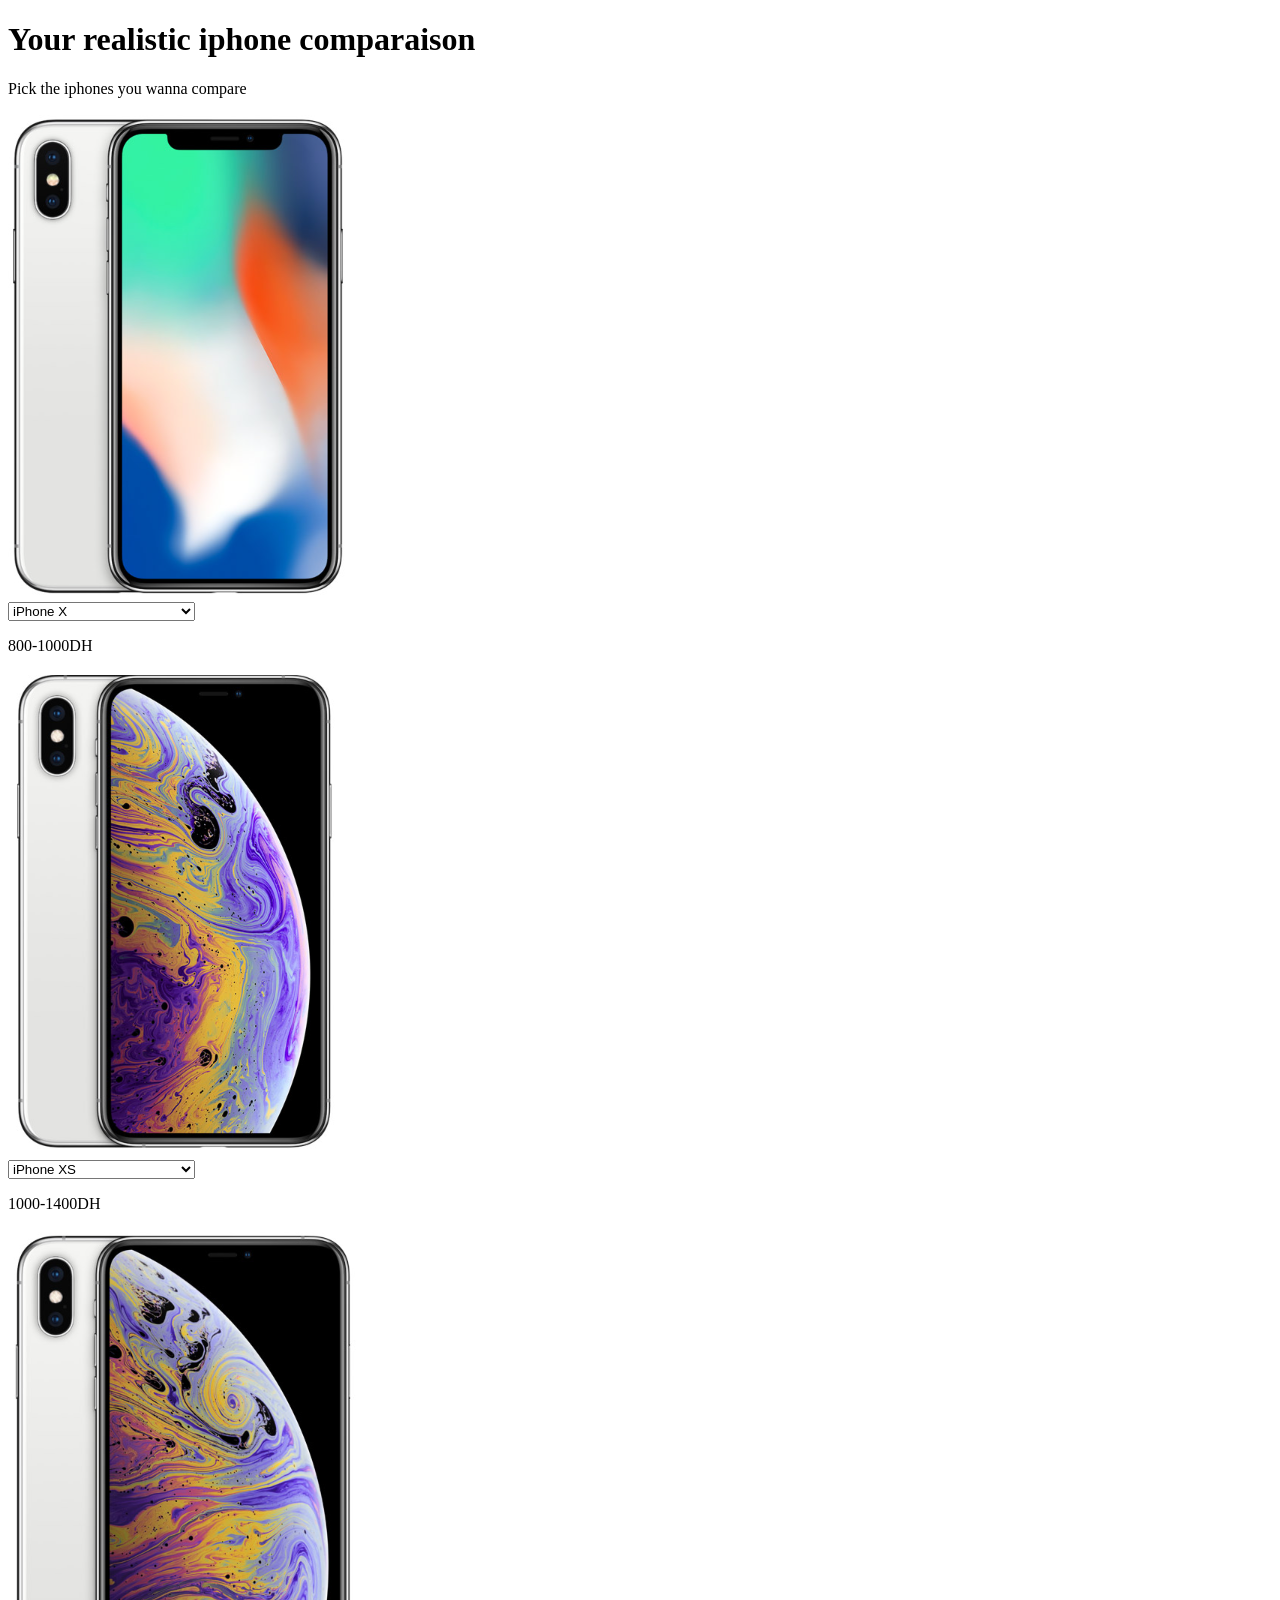
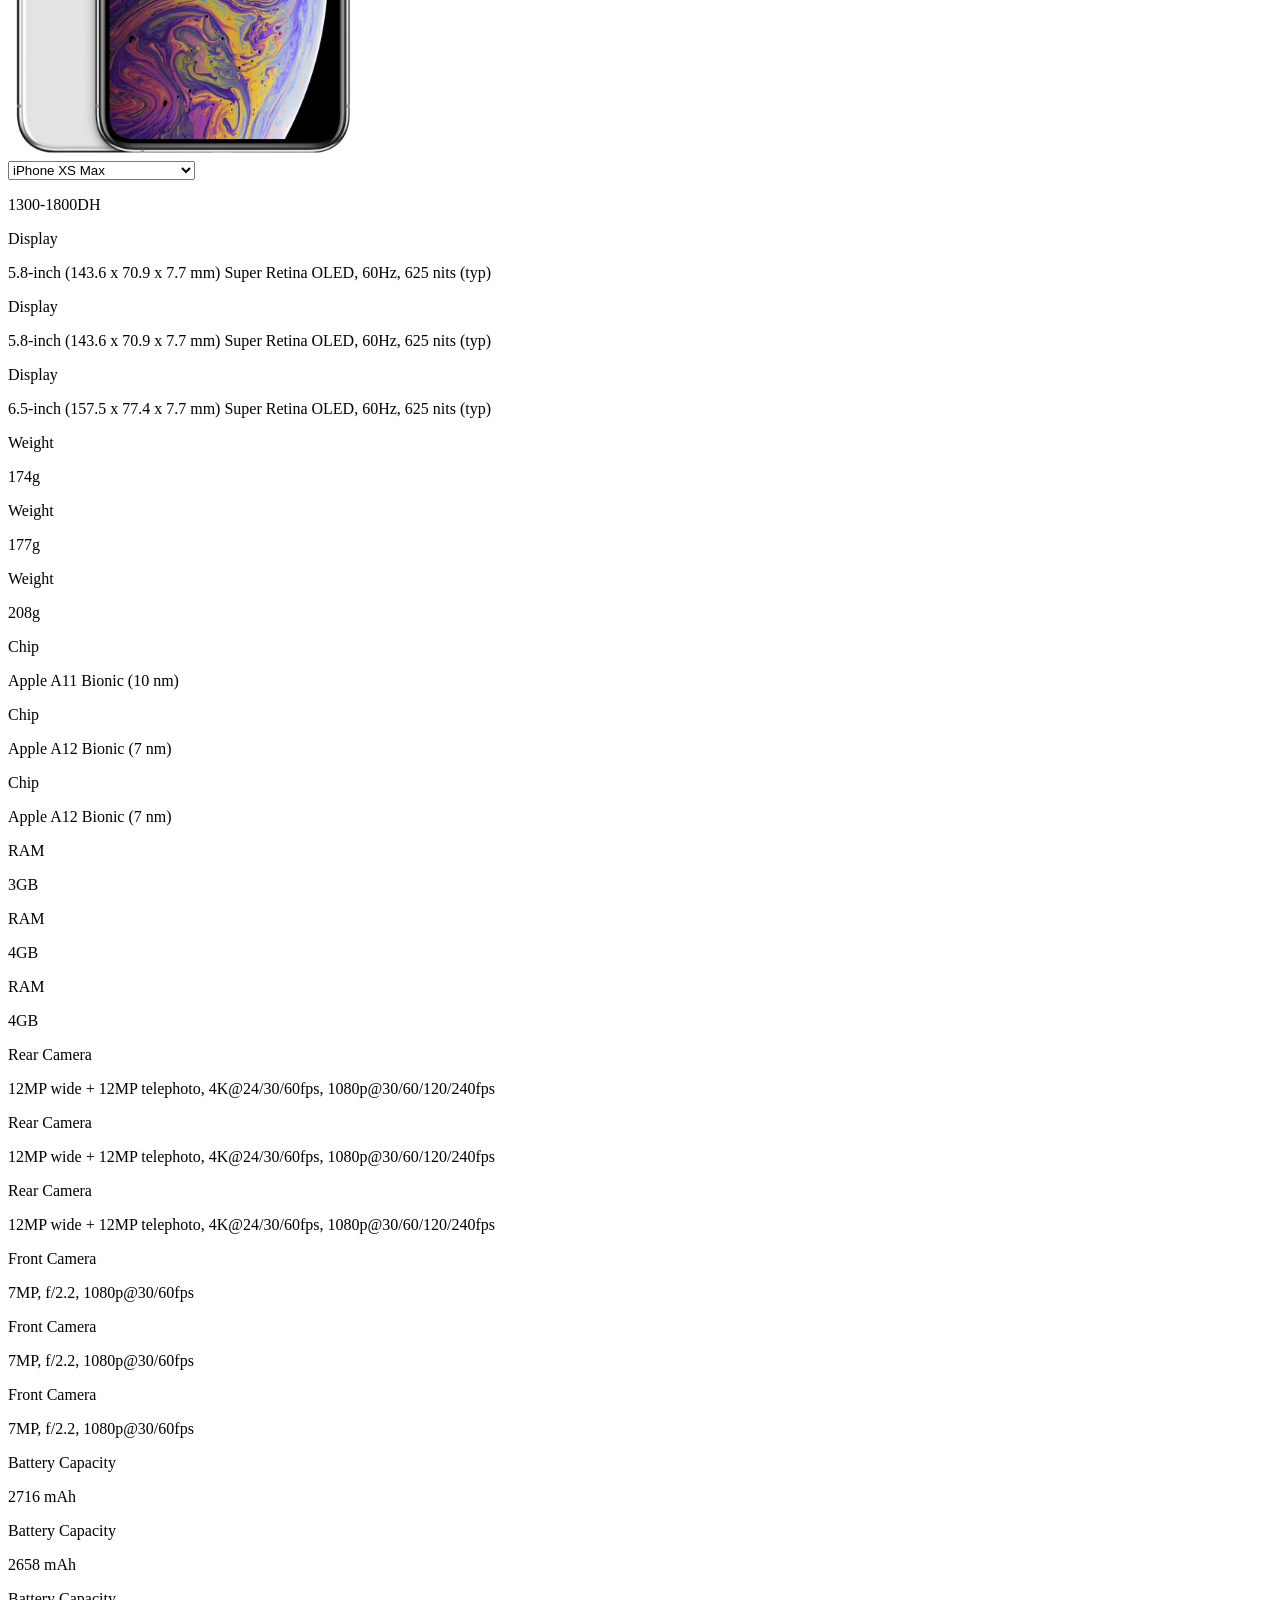
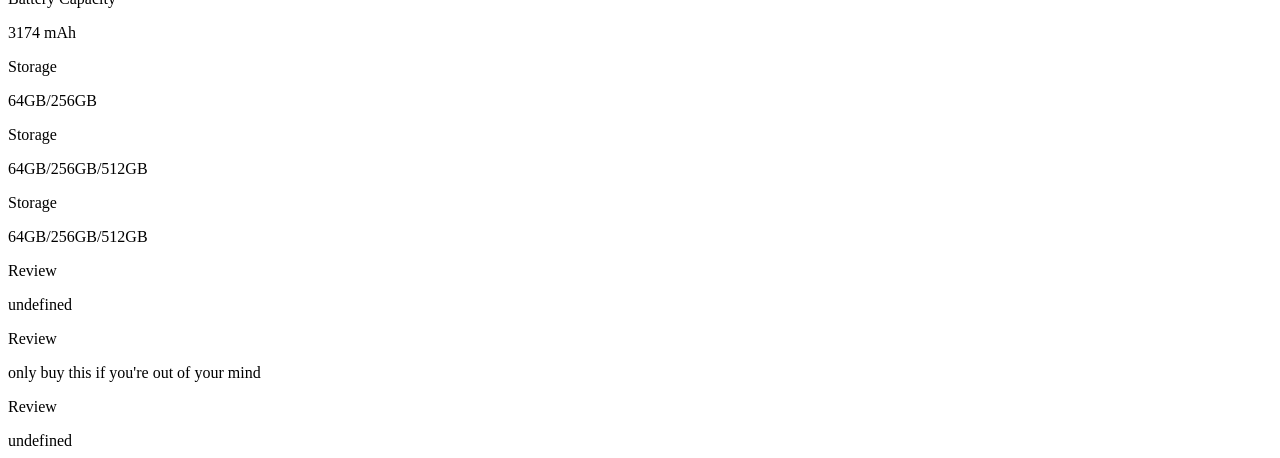
<file: frontend/index.html>
<!DOCTYPE html>
<html>
    <head> 
  <script src="data.js" defer></script>
  <script src=".js" defer></script>
  <meta name="viewport" content="width=device-width, initial-scale=1.0">
  <meta charset="UTF-8">
  <meta name="Author" content="Khalil El Brini">
  <title class="title">Iphone comparaison</title>
  <link rel="stylesheet" href=".css">
    </head>
    <body>
       <div class="wrap">
  <h1>Your realistic iphone comparaison</h1>
  <p class="sub">Pick the iphones you wanna compare</p>
  <div class="top">
    <div class="cols" id="pickers"></div>
  </div>
  <div id="specs"></div>
</div>
    </body>
</html>
</file>
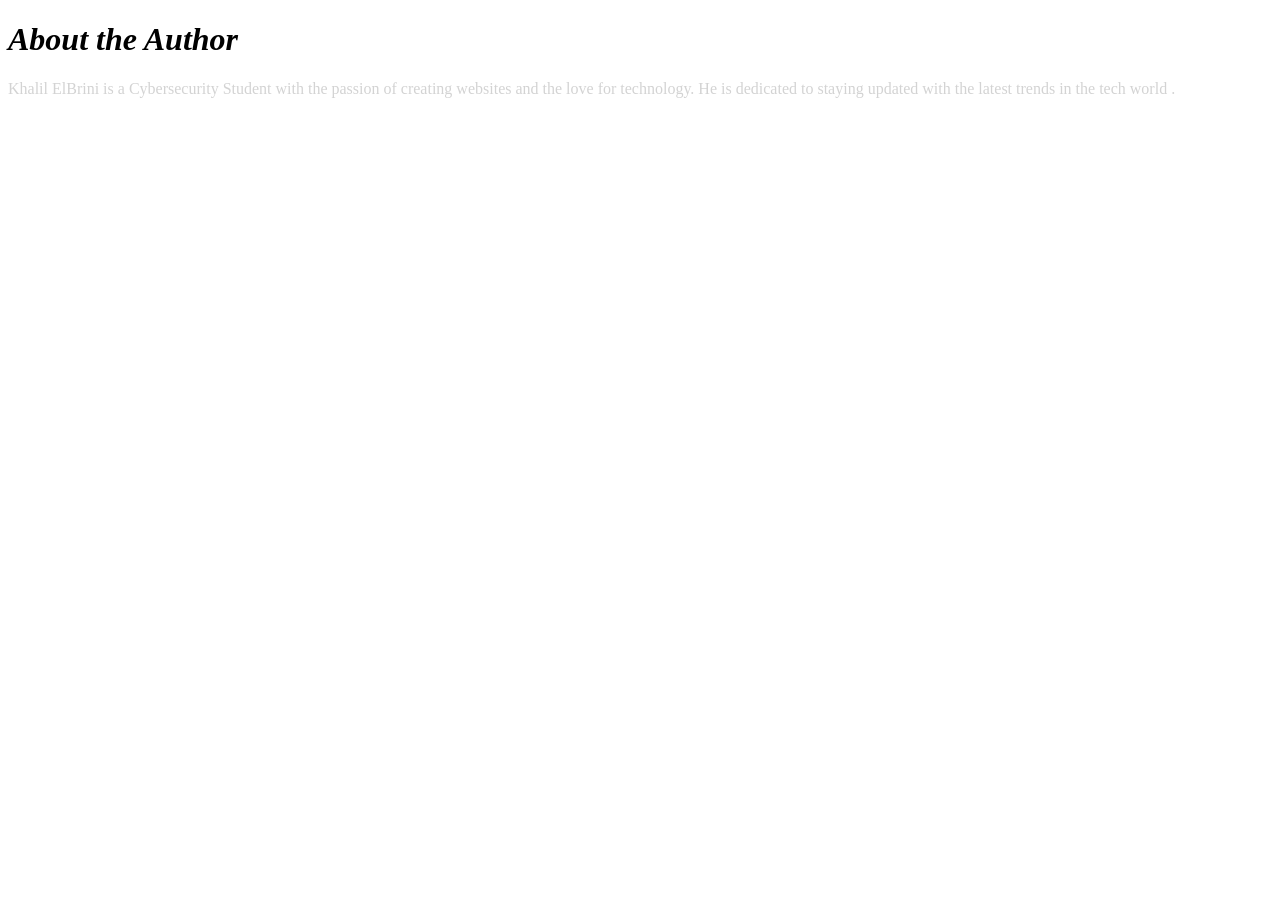
<file: docs/author.html>
<!DOCTYPE html> 
<html>
    <head>
        <style>
        *{color :lightgray;}
        .title{color: black ;font-style: italic;}
        .text{color: lightgray;}
        </style>
        <title>Author</title>
    </head>
    <body>
        <h1 class="title">About the Author</h1>
        <p class="text">Khalil ElBrini is a Cybersecurity Student with the passion of creating websites and the love for technology. He is dedicated to staying updated with the latest trends in the tech world 
            . </p>

        <table>
           
        </table>
    </body>
</html>
</file>
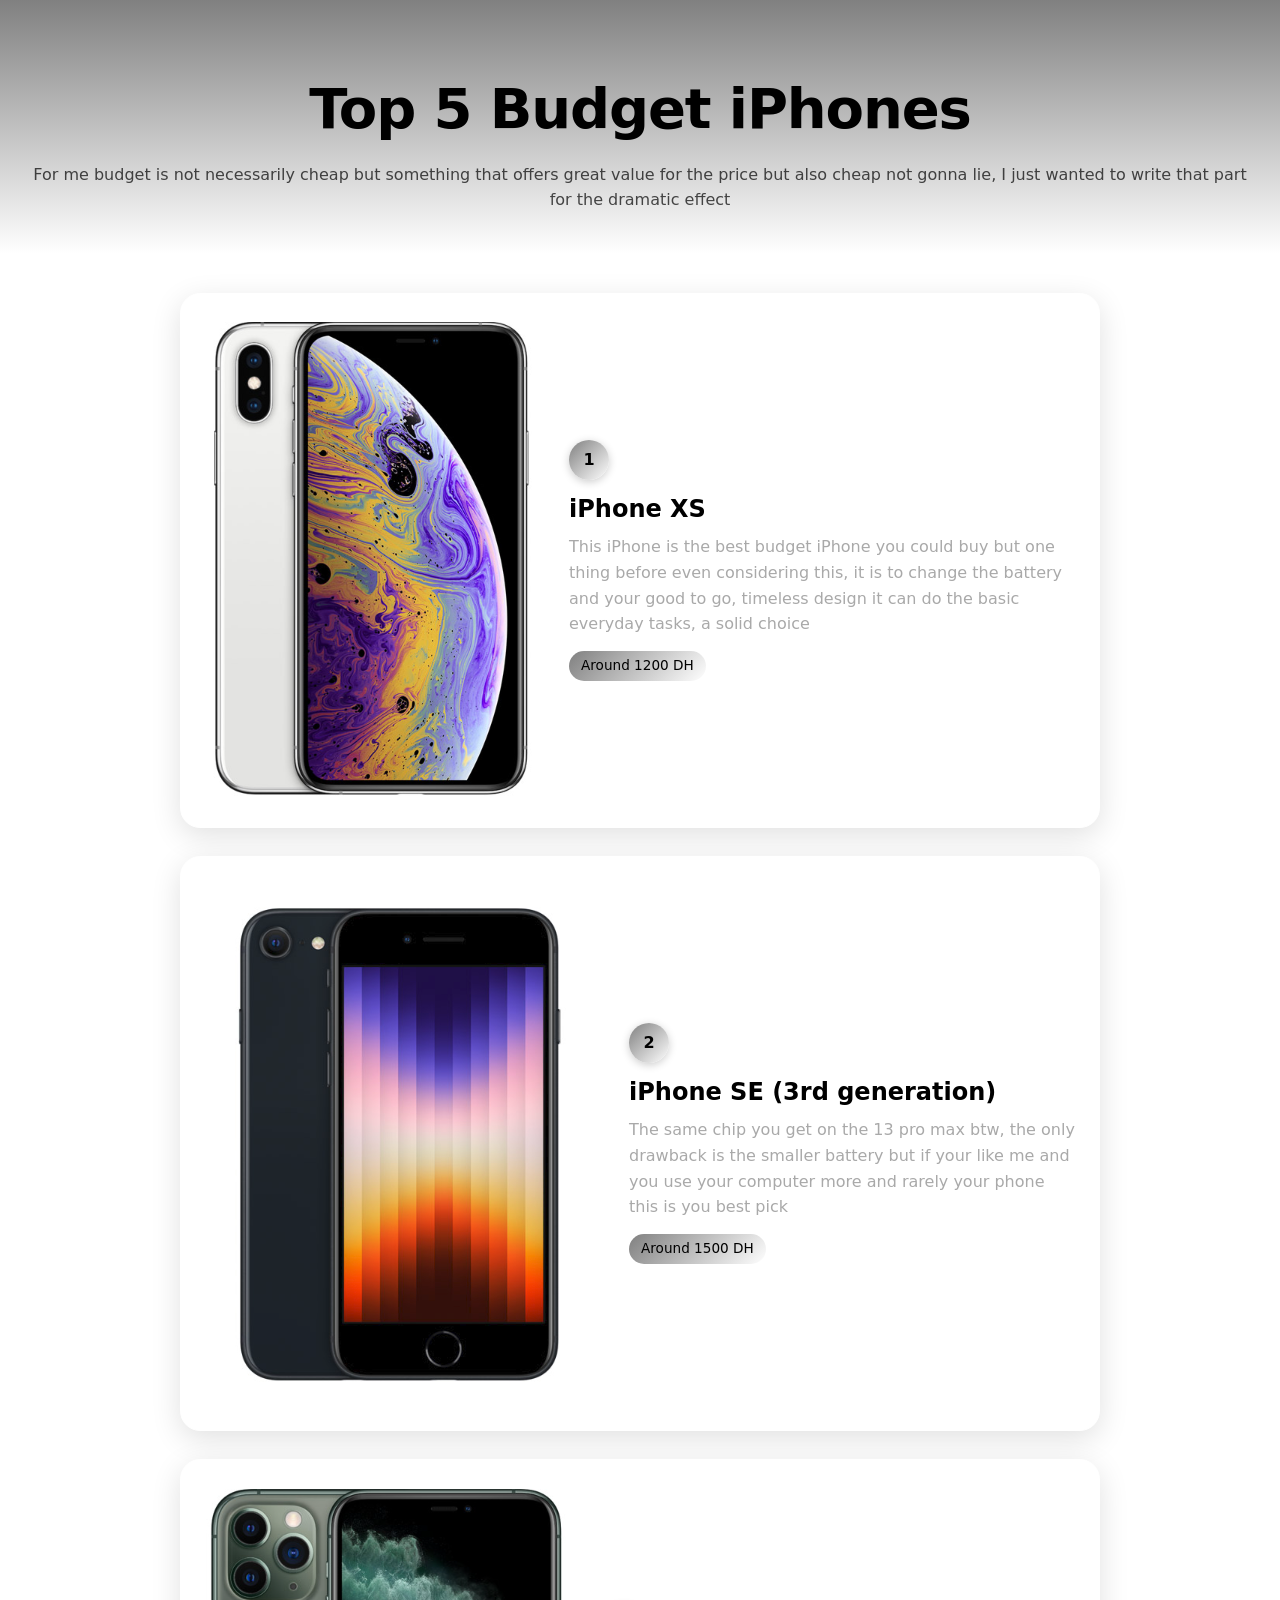
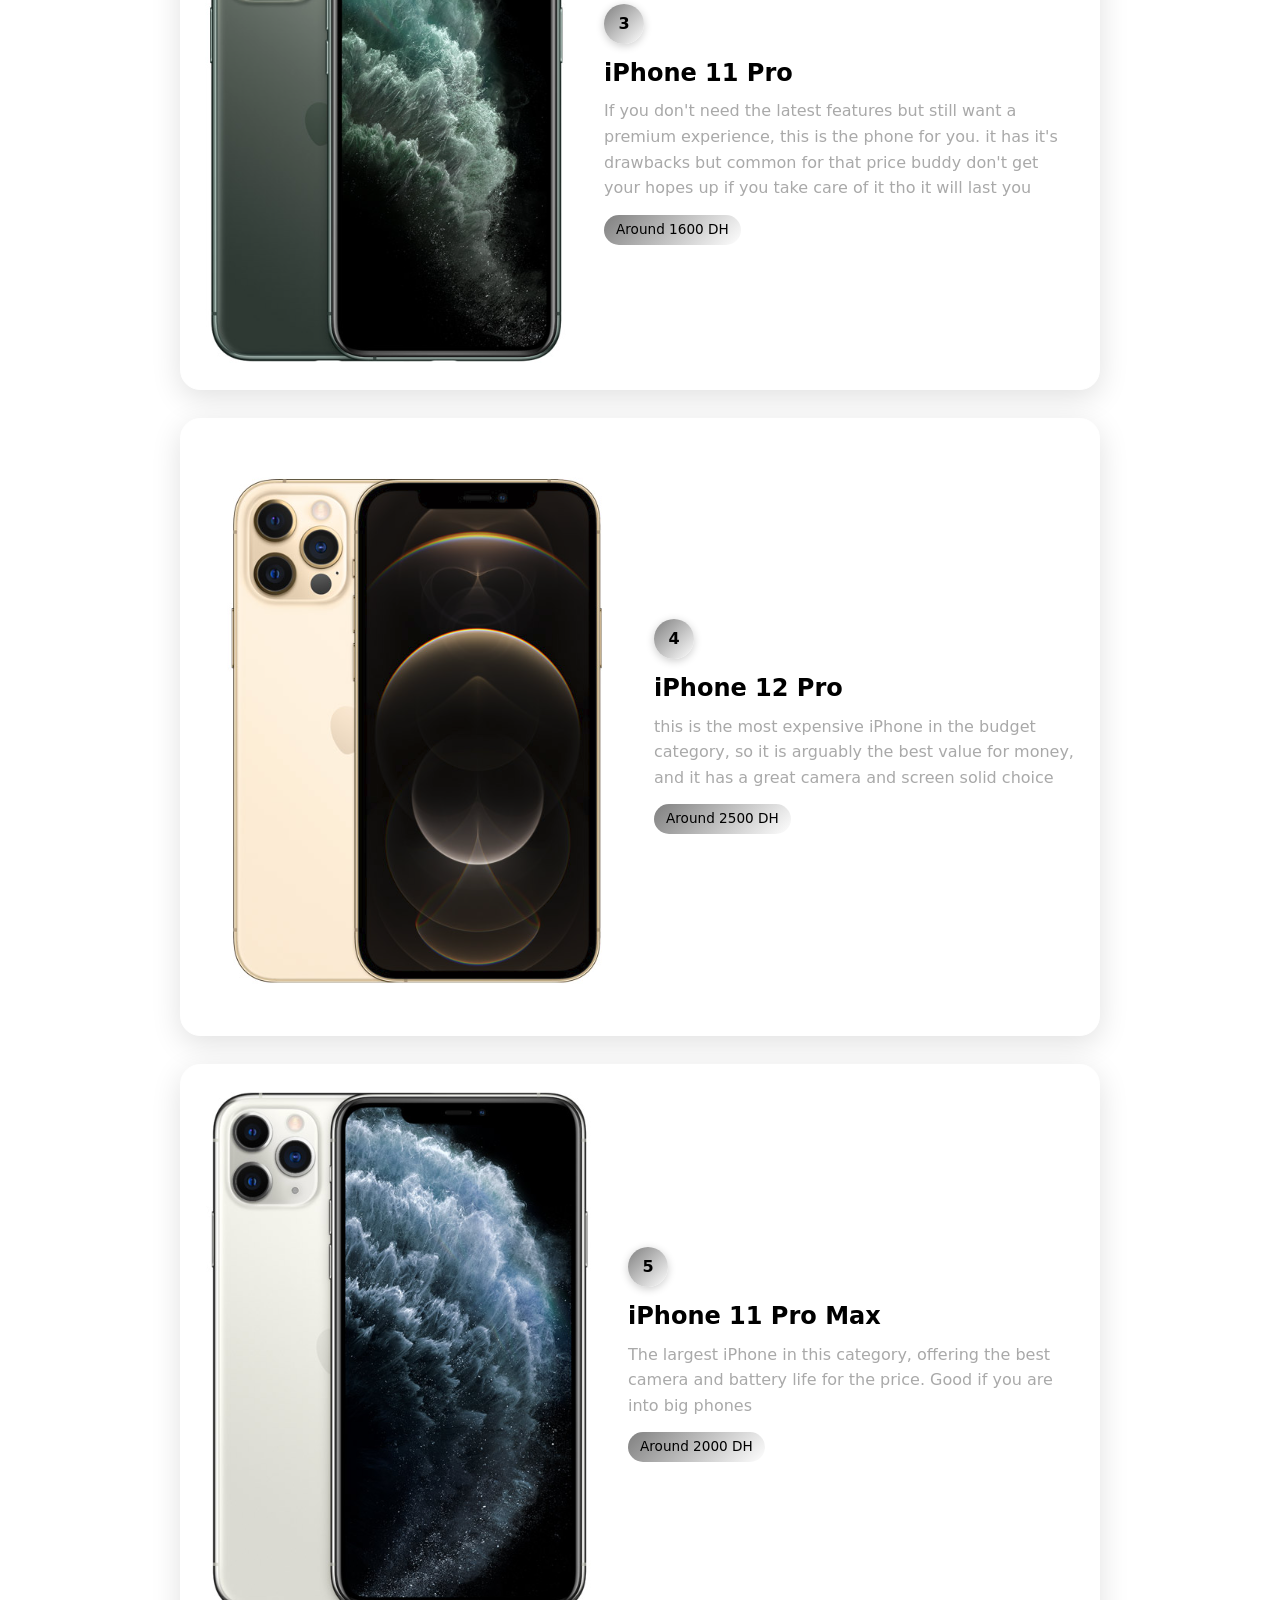
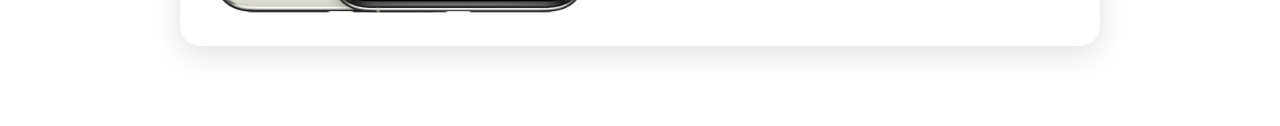
<file: docs/budget.html>
<!DOCTYPE html>
<html lang="en">
<head>
  <meta charset="UTF-8" />
  <meta name="viewport" content="width=device-width, initial-scale=1.0" />
  <title>Top 5 Phones</title>
  <style>
    :root {
      --bg: white;
      --text: black;
      --muted: darkgrey;
      --line: white;
      --panel: white;
      --num-a: grey;
      --num-b: white;
      --grad: linear-gradient(135deg, var(--num-a), var(--num-b));
    }
    * {
      box-sizing: border-box;
      margin: 0;
    }
    body {
      background: var(--bg);
      color: var(--text);
      font-family: system-ui, -apple-system, "Segoe UI", Roboto, sans-serif;
      line-height: 1.6;
    }
    /* ---------- Header (centered) ---------- */
    header {
      text-align: center;
      padding: 64px 20px 40px;
      background: linear-gradient(180deg, var(--num-a), var(--num-b));
    }
    header h1 {
      font-size: clamp(2rem, 6vw, 3.5rem);
      letter-spacing: -0.02em;
    }
    header p {
      color: var(--text);
      opacity: 0.7;
      margin-top: 8px;
    }
    /* ---------- List of phones ---------- */
    main {
      max-width: 960px;
      margin: 0 auto;
      padding: 40px 20px 80px;
      display: flex;
      flex-direction: column; /* one below the other */
      gap: 28px;
    }
    .phone {
      display: flex; /* image and text side by side */
      align-items: center;
      gap: 32px;
      padding: 24px;
      background: var(--panel);
      border: 1px solid var(--line);
      border-radius: 20px;
      box-shadow: 0 8px 30px rgba(0, 0, 0, 0.12);
    }
    .phone-img {
      flex: 0 0 220px;
      width: 220px;
      height: 260px;
      object-fit: cover;
      border-radius: 16px;
      background: var(--grad);
    }
    .phone-info {
      flex: 1;
    }
    .num {
      display: inline-block;
      width: 40px;
      height: 40px;
      line-height: 40px;
      text-align: center;
      font-weight: 700;
      color: var(--text);
      background: var(--grad);
      border-radius: 50%;
      box-shadow: 0 2px 8px rgba(0, 0, 0, 0.2);
      margin-bottom: 10px;
    }

    .phone-info h2 {
      font-size: 1.5rem;
      margin-bottom: 6px;
    }

    .phone-info p {
      color: var(--muted);
      margin-bottom: 14px;
    }

    .tag {
      display: inline-block;
      padding: 4px 12px;
      border-radius: 999px;
      font-size: 0.85rem;
      background: var(--grad);
      color: var(--text);
    }
    /* ---------- Phones: stack on small screens ---------- */
    @media (max-width: 640px) {
      .phone {
        flex-direction: column;
        text-align: center;
        gap: 20px;
      }
      .phone-img {
        flex: none;
        width: 100%;
        max-width: 280px;
      }
    }
  </style>
</head>
<body>
  <header>
    <h1>Top 5 Budget iPhones</h1>
    <p>For me budget is not necessarily cheap but something that offers great value for the price but also cheap not gonna lie, I just wanted to write that part for the dramatic effect </p>
  </header>

  <main>
    <article class="phone">
      <img src = "xs.png" alt="iPhone" />
      <div class="phone-info">
        <span class="num">1</span>
        <h2>iPhone XS </h2>
        <p>This iPhone is the best budget iPhone you could buy but one thing before even considering this, it is to change the battery and your good to go, timeless design it can do the basic everyday tasks, a solid choice</p>
        <span class="tag">Around 1200 DH </span>
      </div>
    </article>

    <article class="phone">
      <img src="se3.png" alt="iPhone" />
      <div class="phone-info">
        <span class="num">2</span>
        <h2>iPhone SE (3rd generation)</h2>
        <p>The same chip you get on the 13 pro max btw, the only drawback is the smaller battery but if your like me and you use your computer more and rarely your phone this is you best pick  </p>
        <span class="tag">Around 1500 DH </span>
      </div>
    </article>

    <article class="phone">
      <img src="11pro.png" alt="iPhone" />
      <div class="phone-info">
        <span class="num">3</span>
        <h2>iPhone 11 Pro</h2>
        <p>If you don't need the latest features but still want a premium experience, this is the phone for you. it has it's drawbacks but common for that price buddy don't get your hopes up if you take care of it tho it will last you </p>
        <span class="tag">Around 1600 DH </span>
      </div>
    </article>

    <article class="phone">
      <img src="12pro.png" alt="iPhone" />
      <div class="phone-info">
        <span class="num">4</span>
        <h2>iPhone 12 Pro</h2>
        <p>this is the most expensive iPhone in the budget category, so it is arguably the best value for money, and it has a great camera and screen solid choice </p>
        <span class="tag">Around 2500 DH </span>
      </div>
    </article>

    <article class="phone">
      <img src="11promax.png" alt="iPhone" />
      <div class="phone-info">
        <span class="num">5</span>
        <h2>iPhone 11 Pro Max</h2>
        <p>The largest iPhone in this category, offering the best camera and battery life for the price. Good if you are into big phones </p>
        <span class="tag">Around 2000 DH </span>
      </div>
    </article>
  </main>

  <script>s
    function placeholder(label) {
      const svg = `
        <svg xmlns="http://www.w3.org/2000/svg" viewBox="0 0 220 260">
          <defs>
            <linearGradient id="g" x1="0" y1="0" x2="1" y2="1">
              <stop offset="0" stop-color="grey"/>
              <stop offset="1" stop-color="white"/>
            </linearGradient>
          </defs>
          <rect width="220" height="260" fill="url(#g)"/>
          <rect x="70" y="30" width="80" height="200" rx="14" fill="black"/>
          <rect x="76" y="44" width="68" height="172" rx="8" fill="#e8e8e8"/>
          <circle cx="110" cy="37" r="3" fill="grey"/>
        </svg>`;
      return "data:image/svg+xml;utf8," + encodeURIComponent(svg);
    }

    document.querySelectorAll(".phone-img").forEach((img) => {
      if (!img.getAttribute("src")) {
        img.src = placeholder(img.alt);
      }
    });
  </script>
</body>
</html>
</file>
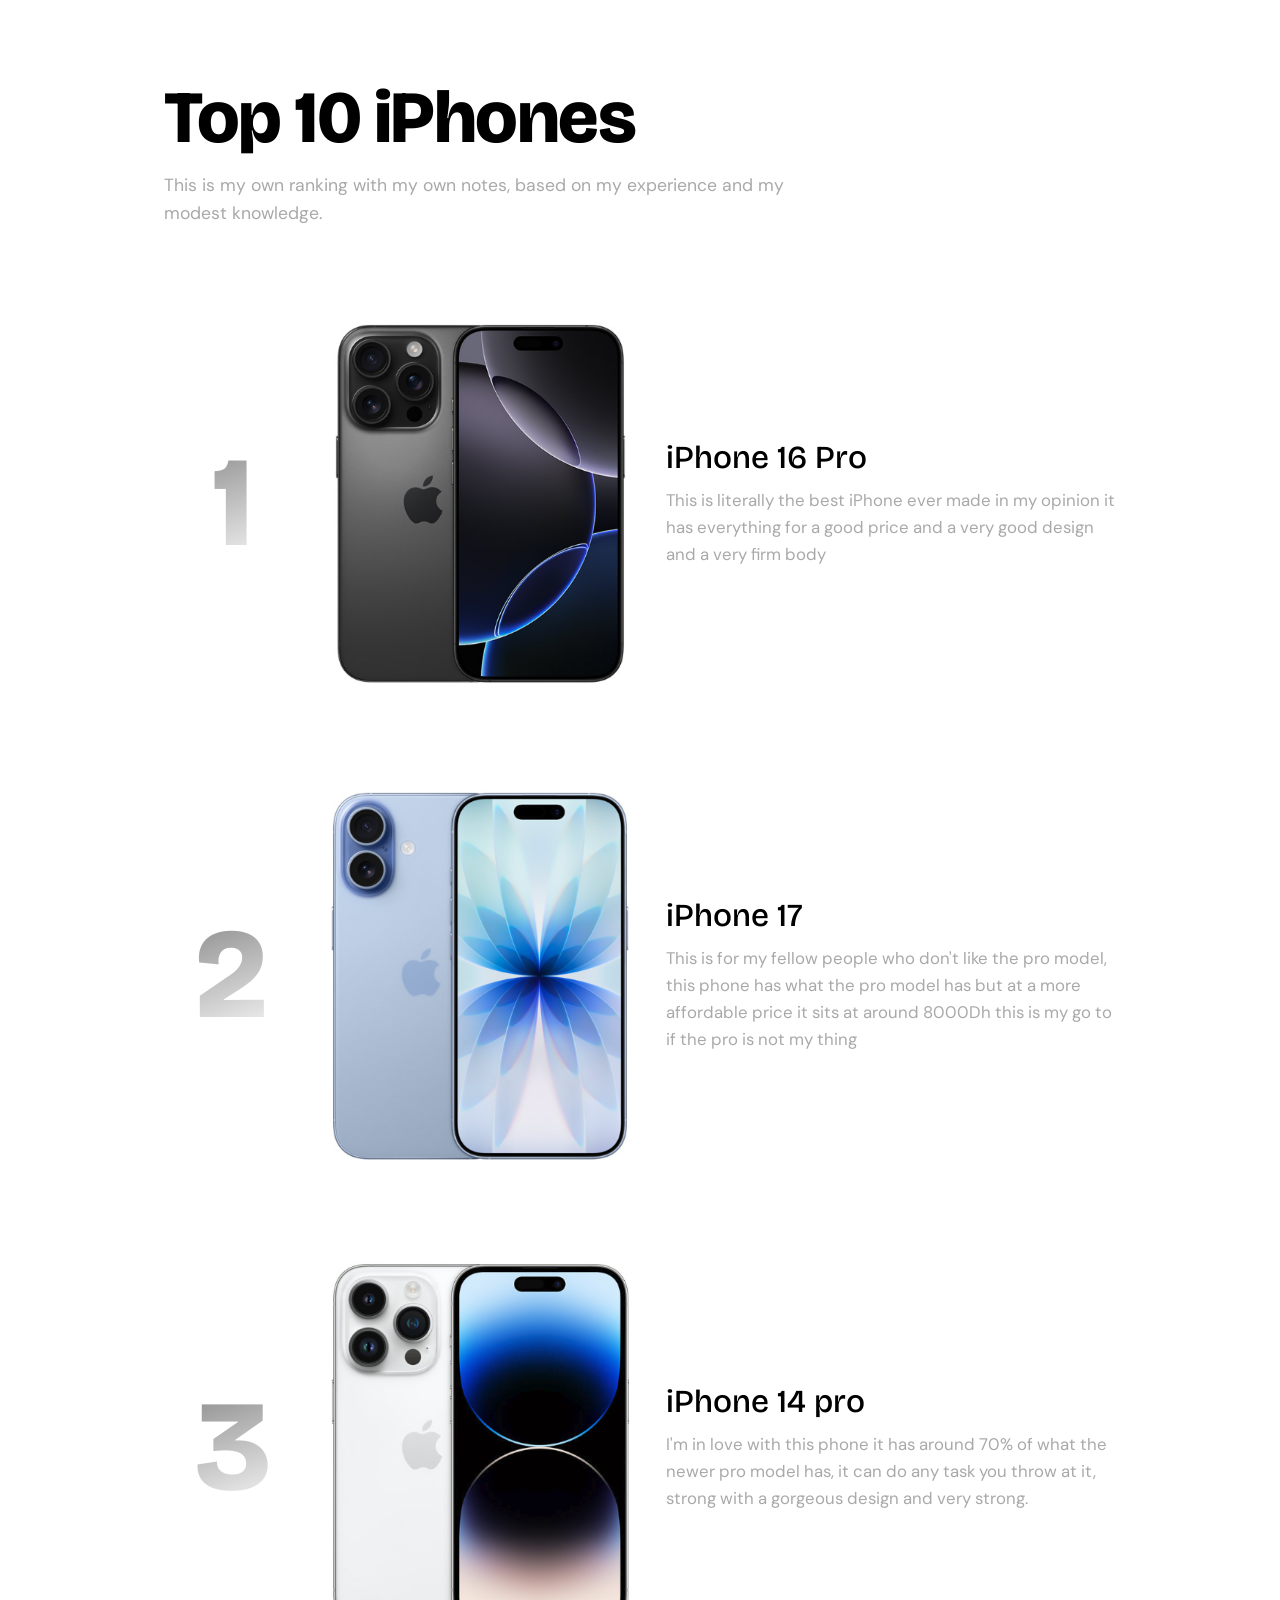
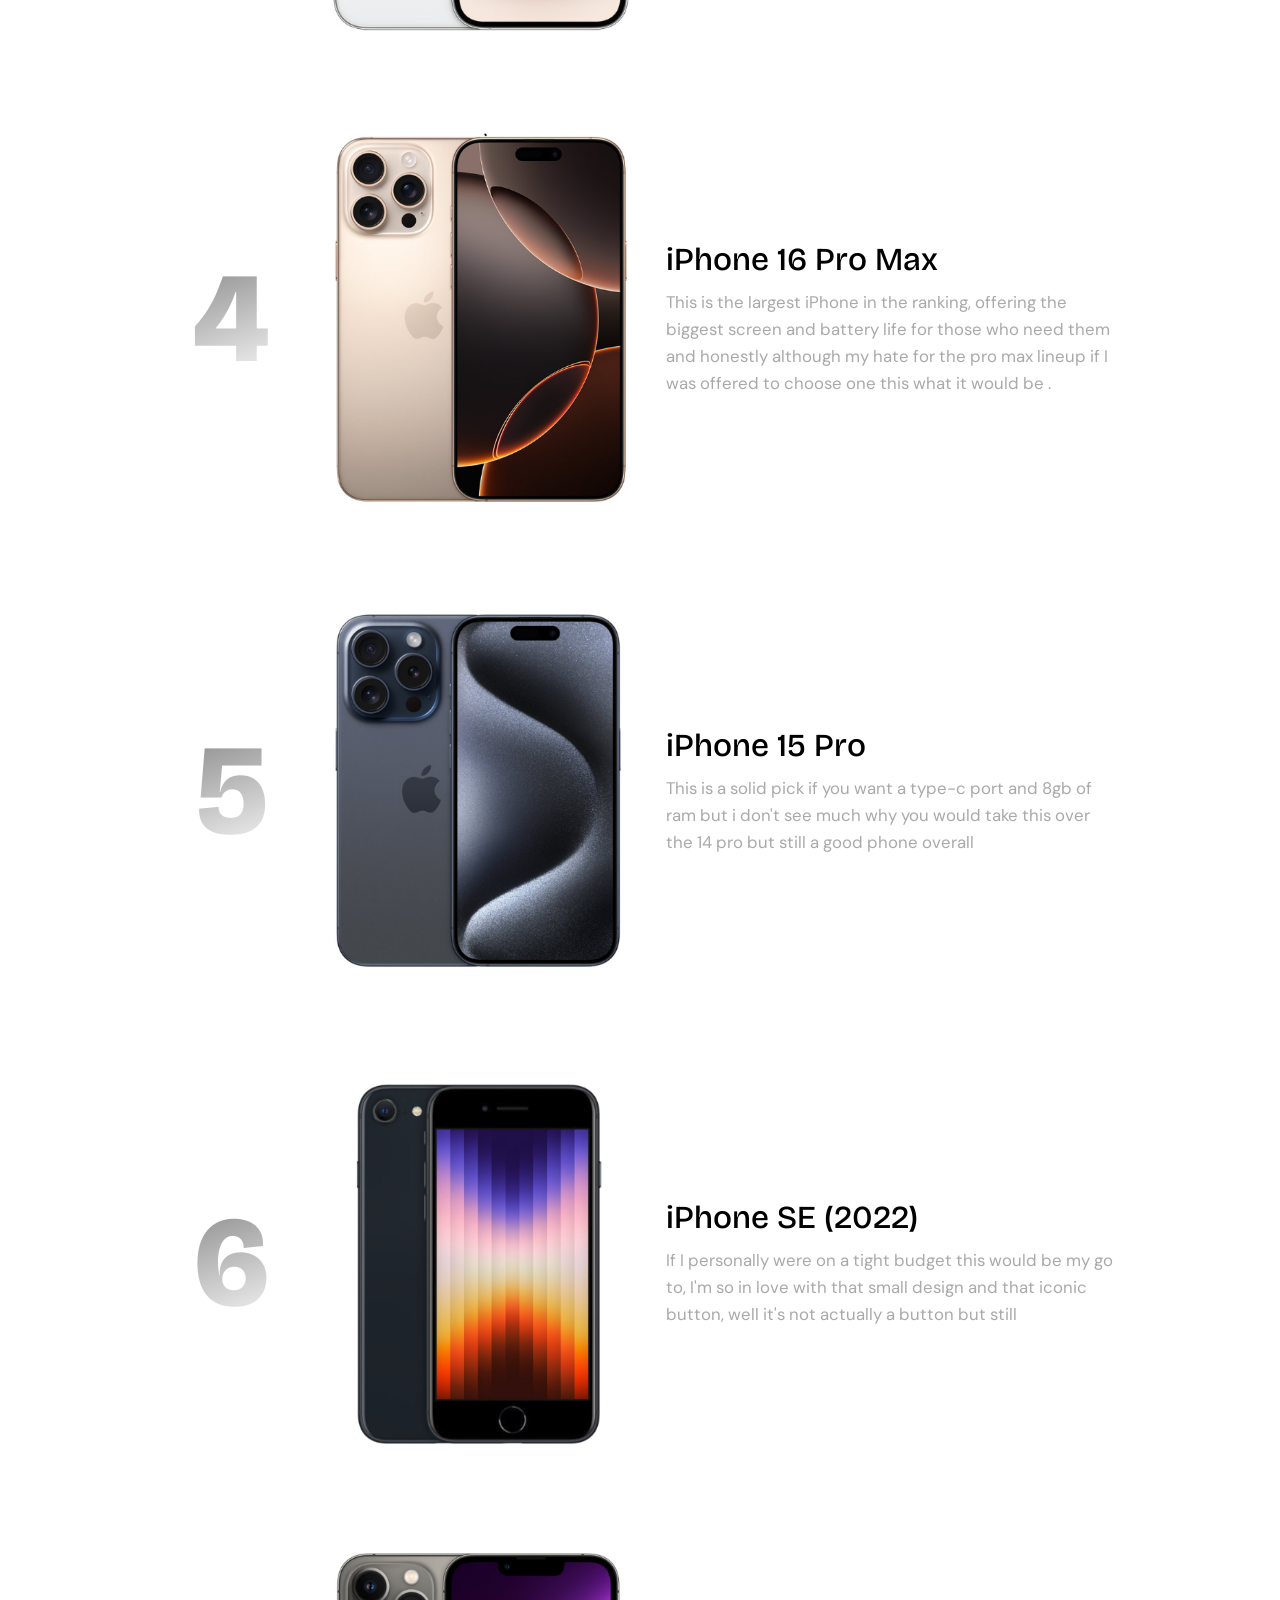
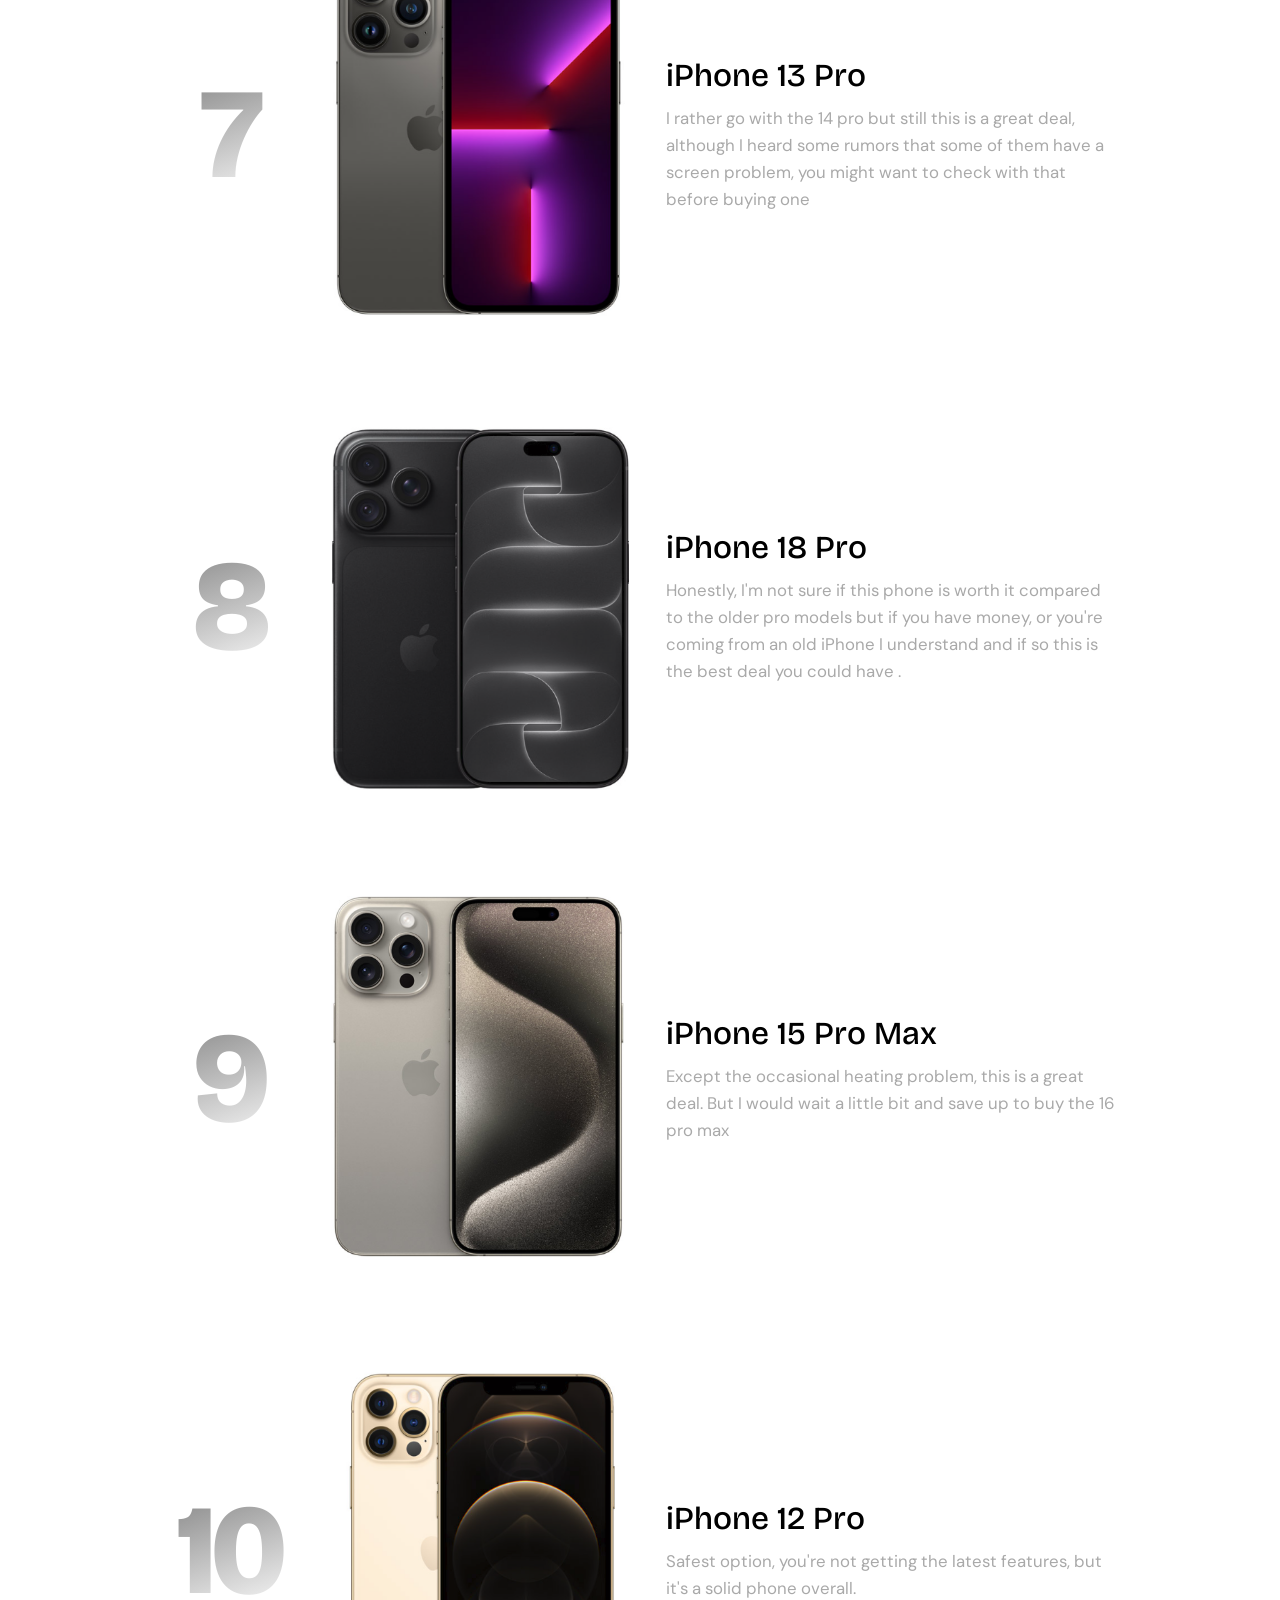
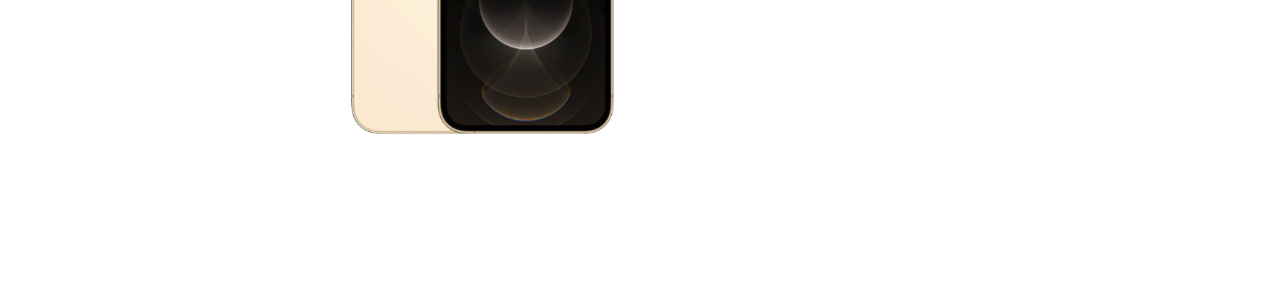
<file: docs/top10.html>
<!DOCTYPE html>
<html lang="en">
<head>
<meta charset="UTF-8">
<meta name="viewport" content="width=device-width, initial-scale=1">
<title>Top 10 Phones</title>
<link rel="preconnect" href="https://fonts.googleapis.com">
<link rel="preconnect" href="https://fonts.gstatic.com" crossorigin>
<link href="https://fonts.googleapis.com/css2?family=Bricolage+Grotesque:opsz,wght@12..96,500;12..96,800&family=DM+Sans:wght@400;500&display=swap" rel="stylesheet">
<style>
  :root {
    --bg: white;
    --text:black;
    --muted: darkgrey;
    --line: white;
    --panel:white;
    --num-a: grey;
    --num-b: white;
  }
  * { box-sizing: border-box; margin: 0; padding: 0; }
  body {
    background: var(--bg);
    color: var(--text);
    font-family: "DM Sans", system-ui, sans-serif;
    line-height: 1.6;
  }
  header {
    max-width: 1000px;
    margin: 0 auto;
    padding: 80px 24px 40px;
  }
  header h1 {
    font-family: "Bricolage Grotesque", "DM Sans", sans-serif;
    font-weight: 800;
    font-size: clamp(2.6rem, 7vw, 4.6rem);
    line-height: 1.05;
    letter-spacing: -0.02em;
  }
  header p {
    margin-top: 14px;
    color: var(--muted);
    font-size: 1.1rem;
    max-width: 52ch;
  }

  .ranking { max-width: 1000px; margin: 0 auto; padding: 0 24px 100px; }

  .place {
    display: grid;
    grid-template-columns: 130px 300px 1fr;
    gap: 36px;
    align-items: center;
    padding: 48px 0;
    border-bottom: 1px solid var(--line);
  }
  .place:last-child { border-bottom: none; }

  .rank {
    font-family: "Bricolage Grotesque", "DM Sans", sans-serif;
    font-weight: 800;
    font-size: 8rem;
    line-height: 1;
    letter-spacing: -0.04em;
    text-align: center;
    background: linear-gradient(160deg, var(--num-a), var(--num-b));
    -webkit-background-clip: text;
    background-clip: text;
    color: transparent;
  }

  .photo {
    width: 300px;
    aspect-ratio: 4 / 5;
    border-radius: 22px;
    background: var(--panel);
    border: 1px dashed var(--line);
    display: grid;
    place-items: center;
    overflow: hidden;
    position: relative;
  }
  .photo::before {
    content: "Your image here";
    color: var(--muted);
    font-size: 0.95rem;
  }
  .photo img {
    position: absolute;
    inset: 0;
    width: 100%;
    height: 100%;
    object-fit: cover;
  }
  .info h2 {
    font-family: "Bricolage Grotesque", "DM Sans", sans-serif;
    font-weight: 500;
    font-size: 2rem;
    line-height: 1.2;
    margin-bottom: 10px;
  }
  .info p {
    color: var(--muted);
    font-size: 1.05rem;
    max-width: 52ch;
  }

  @media (max-width: 820px) {
    .place {
      grid-template-columns: 1fr;
      gap: 20px;
      padding: 40px 0;
      justify-items: start;
    }
    .rank { font-size: 5rem; text-align: left; }
    .photo { width: 100%; max-width: 340px; }
  }
</style>
</head>
<body>
<header>
  <h1>Top 10 iPhones</h1>
  <p>This is my own ranking with my own notes, based on my experience and my modest knowledge.</p>
</header>
<main class="ranking">
  <article class="place">
    <div class="rank">1</div>
    <div class="photo"><img src="16pro.png" alt="Phone 1"></div>
    <div class="info">
      <h2>iPhone 16 Pro</h2>
      <p>This is literally the best iPhone ever made in my opinion it has everything for a good price and a very good design and a very firm body </p>
    </div>
  </article>

  <article class="place">
    <div class="rank">2</div>
    <div class="photo"><img src="17.png" alt="Phone 2"></div>
    <div class="info">
      <h2>iPhone 17</h2>
      <p>This is for my fellow people who don't like the pro model, this phone has what the pro model has but at a more affordable price it sits at around 8000Dh this is my go to if the pro is not my thing</p>
    </div>
  </article>

  <article class="place">
    <div class="rank">3</div>
    <div class="photo"><img src="14pro.png" alt="Phone 3"></div>
    <div class="info">
      <h2>iPhone 14 pro</h2>
      <p>I'm in love with this phone it has around 70% of what the newer pro model has, it can do any task you throw at it, strong with a gorgeous design and very strong.</p>
    </div>
  </article>

  <article class="place">
    <div class="rank">4</div>
    <div class="photo"><img src="16promax.png" alt="Phone 4"></div>
    <div class="info">
      <h2>iPhone 16 Pro Max</h2>
      <p>This is the largest iPhone in the ranking, offering the biggest screen and battery life for those who need them and honestly although my hate for the pro max lineup if I was offered to choose one this what it would be .</p>
    </div>
  </article>

  <article class="place">
    <div class="rank">5</div>
    <div class="photo"><img src="15pro.png" alt="Phone 5"></div>
    <div class="info">
      <h2>iPhone 15 Pro</h2>
      <p>This is a solid pick if you want a type-c port and 8gb of ram but i don't see much why you would take this over the 14 pro but still a good phone overall</p>
    </div>
  </article>

  <article class="place">
    <div class="rank">6</div>
    <div class="photo"><img src="se3.png" alt="Phone 6"></div>
    <div class="info">
      <h2>iPhone SE (2022)</h2>
      <p>If I personally were on a tight budget this would be my go to, I'm so in love with that small design and that iconic button, well it's not actually a button but still  </p>
    </div>
  </article>

  <article class="place">
    <div class="rank">7</div>
    <div class="photo"><img src="13pro.png" alt="Phone 7"></div>
    <div class="info">
      <h2>iPhone 13 Pro</h2>
      <p>I rather go with the 14 pro but still this is a great deal, although I heard some rumors that some of them have a screen problem, you might want to check with that before buying one  </p>
    </div>
  </article>

  <article class="place">
    <div class="rank">8</div>
    <div class="photo"><img src="18pro.png" alt="Phone 8"></div>
    <div class="info">
      <h2>iPhone 18 Pro</h2>
      <p>Honestly, I'm not sure if this phone is worth it compared to the older pro models but if you have money, or you're coming from an old iPhone I understand and if so this is the best deal you could have .</p>
    </div>
  </article>

  <article class="place">
    <div class="rank">9</div>
    <div class="photo"><img src="15promax.png" alt="Phone 9"></div>
    <div class="info">
      <h2>iPhone 15 Pro Max</h2>
      <p>Except the occasional heating problem, this is a great deal. But I would wait a little bit and save up to buy the 16 pro max  </p>
    </div>
  </article>

  <article class="place">
    <div class="rank">10</div>
    <div class="photo"><img src="12pro.png" alt="Phone 10"></div>
    <div class="info">
      <h2>iPhone 12 Pro</h2>
      <p>Safest option, you're not getting the latest features, but it's a solid phone overall.</p>
    </div>
  </article>

</main>

<script>
  // If an image file is missing, hide the broken icon and show the "Your image here" placeholder
  document.querySelectorAll(".photo img").forEach(function (img) {
    img.addEventListener("error", function () { img.style.display = "none"; });
  });
</script>

</body>
</html>
</file>
<file: frontend/.css>
* {box-sizing: border-box; }
 .phone.has-img { width: 100%; max-width: 160px; height: 200px; border: none; background: none; }
 .phone img { width: 100%; height: 100%; object-fit: contain; display: block; }
  body { margin: 0; font-family: system-ui, -apple-system, sans-serif; color: #1d1d1f; background: #fff; }
  .wrap { max-width: 1000px; margin: 0 auto; padding: 0 1rem 4rem; }
  h1 { text-align: center; font-size: 2.6rem; margin: 3rem 0 .5rem; letter-spacing: -.02em; }
  .sub { text-align: center; color: #6e6e73; margin: 0 0 2.5rem; }
 
  .cols { display: grid; grid-template-columns: repeat(3, minmax(0, 1fr)); gap: 1rem; }
 
  .top { position: sticky; top: 0; background: rgba(255,255,255,.92); backdrop-filter: blur(8px);
         padding: 1rem 0; border-bottom: 1px solid #d2d2d7; z-index: 5; }
  .card { text-align:center; min-width: 0; }
  .phone {width: 100px; height: 200px; margin: 0 auto .8rem; border-radius: 16px; border: 3px solid #1d1d1f; transition: background .3s; }
  .phone.empty { background: #f5f5f7; border-style: dashed; border-color: #c7c7cc; }
   select { min-width: 0; width: 100%; max-width: 200px; padding: .5rem; font-size: 1rem; border-radius: 8px; border: 1px solid #c7c7cc; background: #fff; }
  .price { margin: .6rem 0 0; font-weight: 600; min-height: 1.4em; }
 
  /* Spec rows */
  .spec { padding: 1.4rem 0; border-bottom: 1px solid #e8e8ed; }
  .label { font-size: .85rem; color: #6e6e73; margin: 0 0 .5rem; }
  .spec .cols > div { text-align: center; font-size: 1.05rem; min-width: 0; overflow-wrap: anywhere; }
  .spec.diff .cols > div { font-weight: 600; }   /* rows that differ get bold */
 
  @media (max-width: 600px) {
    h1 { font-size: 1.8rem; }
    .phone { width: 50px; height: 100px; }
    .spec .cols > div { font-size: .9rem; }
  }
</file>
